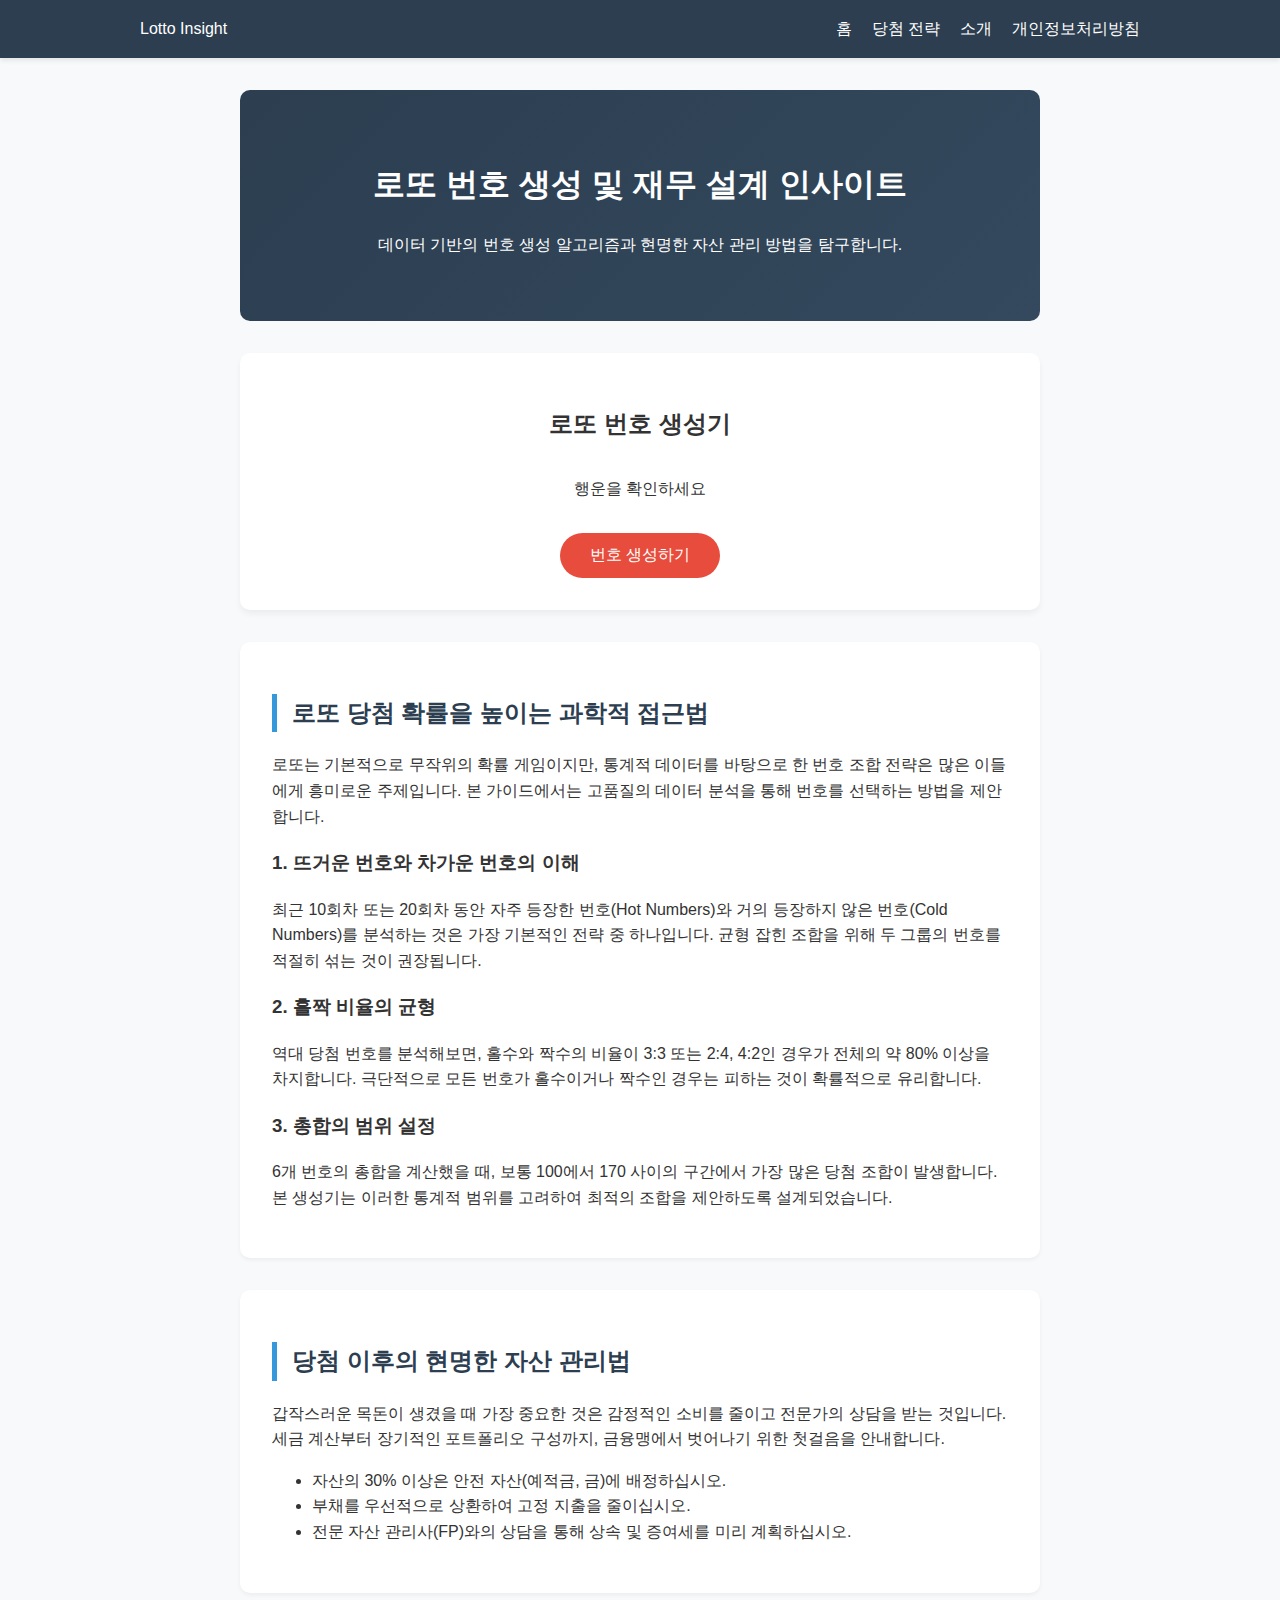
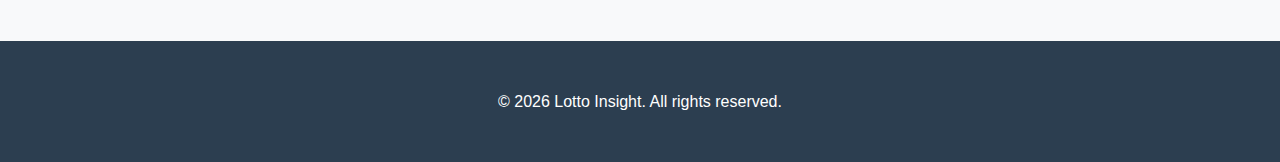
<file: index.html>
<!DOCTYPE html>
<html lang="ko">
<head>
    <meta charset="UTF-8">
    <meta name="viewport" content="width=device-width, initial-scale=1.0">
    <meta name="description" content="로또 번호 생성기 및 당첨 전략, 개인 금융 관리 팁을 제공하는 고품질 정보 블로그입니다. 과학적인 번호 선택 전략을 확인해보세요.">
    <meta name="keywords" content="로또, 로또 번호 생성기, 로또 당첨 전략, 개인 금융, 재테크 팁">
    <title>로또 인사이트 - 과학적 번호 생성 및 당첨 전략</title>
    <link rel="stylesheet" href="style.css">
</head>
<body>
    <header>
        <nav>
            <div class="logo">Lotto Insight</div>
            <ul>
                <li><a href="index.html">홈</a></li>
                <li><a href="#strategy">당첨 전략</a></li>
                <li><a href="about.html">소개</a></li>
                <li><a href="privacy-policy.html">개인정보처리방침</a></li>
            </ul>
        </nav>
    </header>

    <main>
        <section class="hero">
            <h1>로또 번호 생성 및 재무 설계 인사이트</h1>
            <p>데이터 기반의 번호 생성 알고리즘과 현명한 자산 관리 방법을 탐구합니다.</p>
        </section>

        <section class="generator-container">
            <h2>로또 번호 생성기</h2>
            <div class="numbers" id="numbers">
                <span class="placeholder">행운을 확인하세요</span>
            </div>
            <button id="generate">번호 생성하기</button>
        </section>

        <article id="strategy" class="content-section">
            <h2>로또 당첨 확률을 높이는 과학적 접근법</h2>
            <p>로또는 기본적으로 무작위의 확률 게임이지만, 통계적 데이터를 바탕으로 한 번호 조합 전략은 많은 이들에게 흥미로운 주제입니다. 본 가이드에서는 고품질의 데이터 분석을 통해 번호를 선택하는 방법을 제안합니다.</p>
            
            <h3>1. 뜨거운 번호와 차가운 번호의 이해</h3>
            <p>최근 10회차 또는 20회차 동안 자주 등장한 번호(Hot Numbers)와 거의 등장하지 않은 번호(Cold Numbers)를 분석하는 것은 가장 기본적인 전략 중 하나입니다. 균형 잡힌 조합을 위해 두 그룹의 번호를 적절히 섞는 것이 권장됩니다.</p>
            
            <h3>2. 홀짝 비율의 균형</h3>
            <p>역대 당첨 번호를 분석해보면, 홀수와 짝수의 비율이 3:3 또는 2:4, 4:2인 경우가 전체의 약 80% 이상을 차지합니다. 극단적으로 모든 번호가 홀수이거나 짝수인 경우는 피하는 것이 확률적으로 유리합니다.</p>
            
            <h3>3. 총합의 범위 설정</h3>
            <p>6개 번호의 총합을 계산했을 때, 보통 100에서 170 사이의 구간에서 가장 많은 당첨 조합이 발생합니다. 본 생성기는 이러한 통계적 범위를 고려하여 최적의 조합을 제안하도록 설계되었습니다.</p>
        </article>

        <article class="content-section">
            <h2>당첨 이후의 현명한 자산 관리법</h2>
            <p>갑작스러운 목돈이 생겼을 때 가장 중요한 것은 감정적인 소비를 줄이고 전문가의 상담을 받는 것입니다. 세금 계산부터 장기적인 포트폴리오 구성까지, 금융맹에서 벗어나기 위한 첫걸음을 안내합니다.</p>
            <ul>
                <li>자산의 30% 이상은 안전 자산(예적금, 금)에 배정하십시오.</li>
                <li>부채를 우선적으로 상환하여 고정 지출을 줄이십시오.</li>
                <li>전문 자산 관리사(FP)와의 상담을 통해 상속 및 증여세를 미리 계획하십시오.</li>
            </ul>
        </article>
    </main>

    <footer>
        <p>&copy; 2026 Lotto Insight. All rights reserved.</p>
    </footer>

    <script src="main.js"></script>
</body>
</html>
</file>
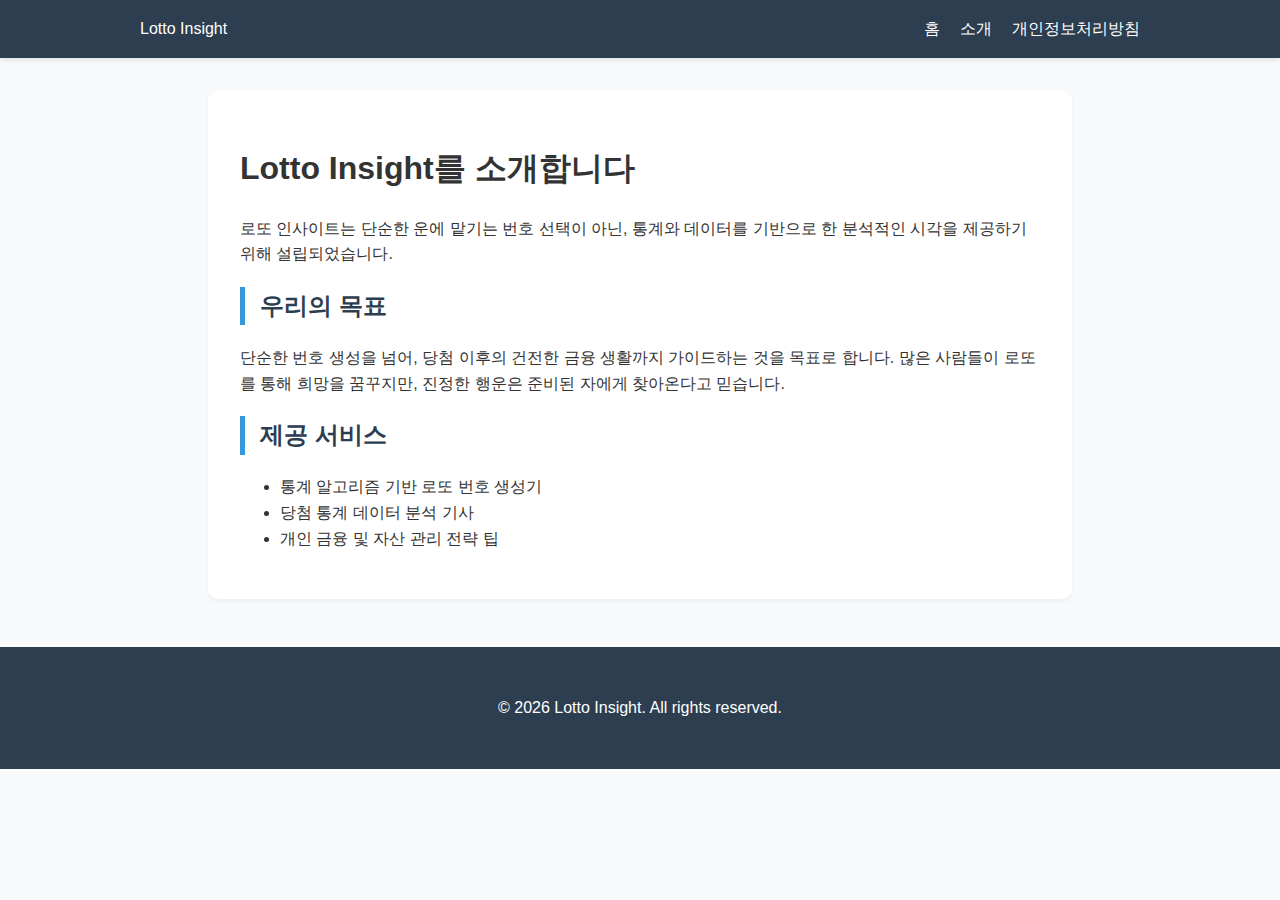
<file: about.html>
<!DOCTYPE html>
<html lang="ko">
<head>
    <meta charset="UTF-8">
    <meta name="viewport" content="width=device-width, initial-scale=1.0">
    <title>소개 - 로또 인사이트</title>
    <link rel="stylesheet" href="style.css">
</head>
<body>
    <header>
        <nav>
            <div class="logo">Lotto Insight</div>
            <ul>
                <li><a href="index.html">홈</a></li>
                <li><a href="about.html">소개</a></li>
                <li><a href="privacy-policy.html">개인정보처리방침</a></li>
            </ul>
        </nav>
    </header>

    <main class="content-section">
        <h1>Lotto Insight를 소개합니다</h1>
        <p>로또 인사이트는 단순한 운에 맡기는 번호 선택이 아닌, 통계와 데이터를 기반으로 한 분석적인 시각을 제공하기 위해 설립되었습니다.</p>
        
        <h2>우리의 목표</h2>
        <p>단순한 번호 생성을 넘어, 당첨 이후의 건전한 금융 생활까지 가이드하는 것을 목표로 합니다. 많은 사람들이 로또를 통해 희망을 꿈꾸지만, 진정한 행운은 준비된 자에게 찾아온다고 믿습니다.</p>

        <h2>제공 서비스</h2>
        <ul>
            <li>통계 알고리즘 기반 로또 번호 생성기</li>
            <li>당첨 통계 데이터 분석 기사</li>
            <li>개인 금융 및 자산 관리 전략 팁</li>
        </ul>
    </main>

    <footer>
        <p>&copy; 2026 Lotto Insight. All rights reserved.</p>
    </footer>
</body>
</html>
</file>
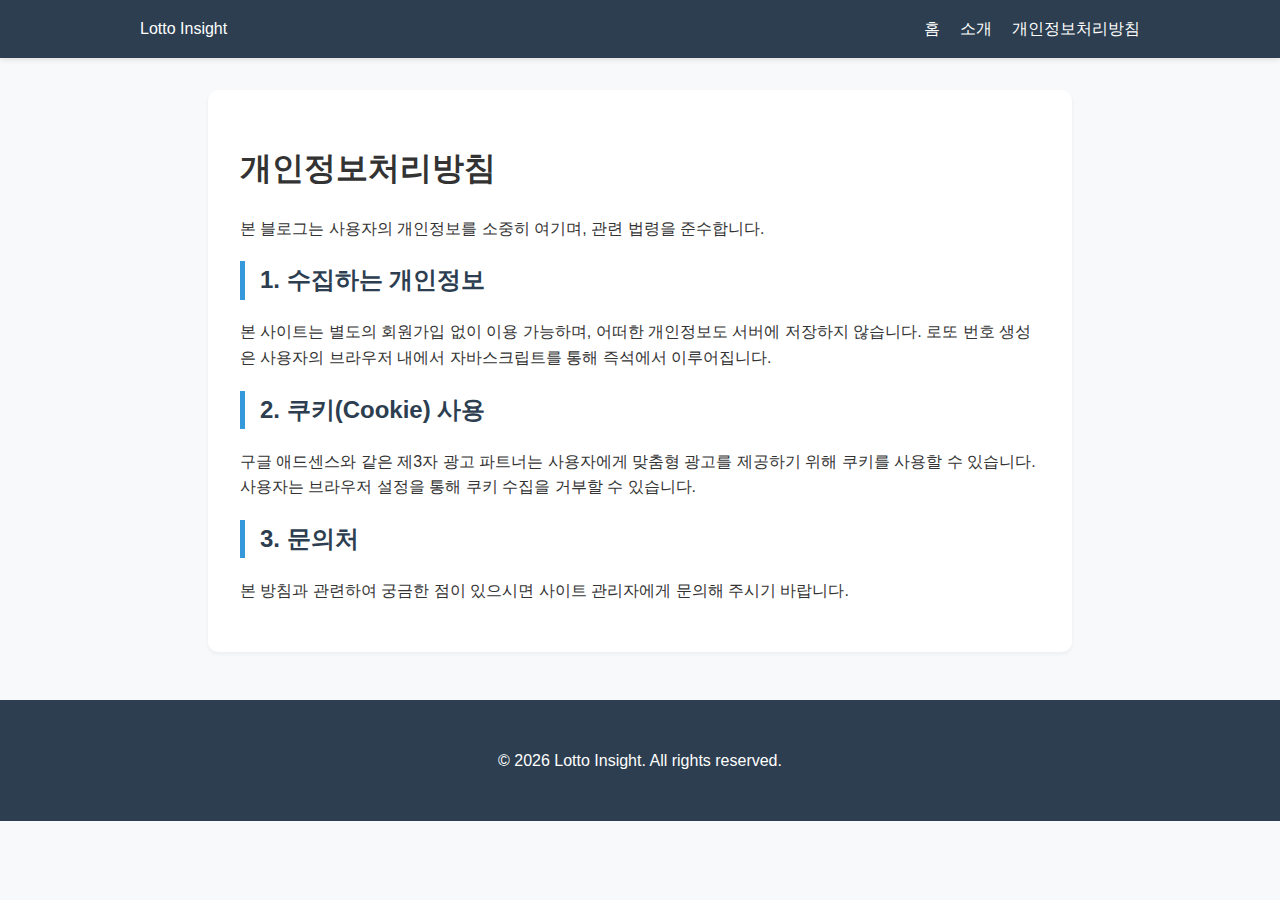
<file: privacy-policy.html>
<!DOCTYPE html>
<html lang="ko">
<head>
    <meta charset="UTF-8">
    <meta name="viewport" content="width=device-width, initial-scale=1.0">
    <title>개인정보처리방침 - 로또 인사이트</title>
    <link rel="stylesheet" href="style.css">
</head>
<body>
    <header>
        <nav>
            <div class="logo">Lotto Insight</div>
            <ul>
                <li><a href="index.html">홈</a></li>
                <li><a href="about.html">소개</a></li>
                <li><a href="privacy-policy.html">개인정보처리방침</a></li>
            </ul>
        </nav>
    </header>

    <main class="content-section">
        <h1>개인정보처리방침</h1>
        <p>본 블로그는 사용자의 개인정보를 소중히 여기며, 관련 법령을 준수합니다.</p>
        
        <h2>1. 수집하는 개인정보</h2>
        <p>본 사이트는 별도의 회원가입 없이 이용 가능하며, 어떠한 개인정보도 서버에 저장하지 않습니다. 로또 번호 생성은 사용자의 브라우저 내에서 자바스크립트를 통해 즉석에서 이루어집니다.</p>

        <h2>2. 쿠키(Cookie) 사용</h2>
        <p>구글 애드센스와 같은 제3자 광고 파트너는 사용자에게 맞춤형 광고를 제공하기 위해 쿠키를 사용할 수 있습니다. 사용자는 브라우저 설정을 통해 쿠키 수집을 거부할 수 있습니다.</p>

        <h2>3. 문의처</h2>
        <p>본 방침과 관련하여 궁금한 점이 있으시면 사이트 관리자에게 문의해 주시기 바랍니다.</p>
    </main>

    <footer>
        <p>&copy; 2026 Lotto Insight. All rights reserved.</p>
    </footer>
</body>
</html>
</file>
<file: style.css>
:root {
    --primary-color: #2c3e50;
    --accent-color: #3498db;
    --background-color: #f8f9fa;
    --text-color: #333;
    --white: #ffffff;
}

body {
    font-family: 'Segoe UI', Tahoma, Geneva, Verdana, sans-serif;
    line-height: 1.6;
    margin: 0;
    padding: 0;
    background-color: var(--background-color);
    color: var(--text-color);
}

header {
    background-color: var(--primary-color);
    color: var(--white);
    padding: 1rem 0;
    box-shadow: 0 2px 5px rgba(0,0,0,0.1);
}

nav {
    display: flex;
    justify-content: space-between;
    align-items: center;
    max-width: 1000px;
    margin: 0 auto;
    padding: 0 20px;
}

nav ul {
    list-style: none;
    display: flex;
    gap: 20px;
    margin: 0;
    padding: 0;
}

nav a {
    color: var(--white);
    text-decoration: none;
    font-weight: 500;
}

main {
    max-width: 800px;
    margin: 2rem auto;
    padding: 0 20px;
}

.hero {
    text-align: center;
    padding: 3rem 0;
    background: linear-gradient(135deg, #2c3e50, #34495e);
    color: white;
    border-radius: 10px;
    margin-bottom: 2rem;
}

.generator-container {
    background: var(--white);
    padding: 2rem;
    border-radius: 10px;
    text-align: center;
    box-shadow: 0 4px 6px rgba(0,0,0,0.05);
    margin-bottom: 2rem;
}

.numbers {
    display: flex;
    justify-content: center;
    gap: 15px;
    margin: 2rem 0;
}

.number {
    width: 50px;
    height: 50px;
    border-radius: 50%;
    background-color: var(--accent-color);
    color: white;
    display: flex;
    justify-content: center;
    align-items: center;
    font-size: 1.2rem;
    font-weight: bold;
    animation: fadeIn 0.5s ease-in;
}

@keyframes fadeIn {
    from { opacity: 0; transform: translateY(10px); }
    to { opacity: 1; transform: translateY(0); }
}

button {
    padding: 12px 30px;
    border: none;
    border-radius: 25px;
    background-color: #e74c3c;
    color: white;
    font-size: 1rem;
    cursor: pointer;
    transition: background 0.3s;
}

button:hover {
    background-color: #c0392b;
}

.content-section {
    background: var(--white);
    padding: 2rem;
    border-radius: 10px;
    margin-bottom: 2rem;
    box-shadow: 0 2px 4px rgba(0,0,0,0.05);
}

.content-section h2 {
    color: var(--primary-color);
    border-left: 5px solid var(--accent-color);
    padding-left: 15px;
}

footer {
    text-align: center;
    padding: 2rem 0;
    background: var(--primary-color);
    color: var(--white);
    margin-top: 3rem;
}

@media (max-width: 600px) {
    .numbers {
        flex-wrap: wrap;
    }
}
</file>
